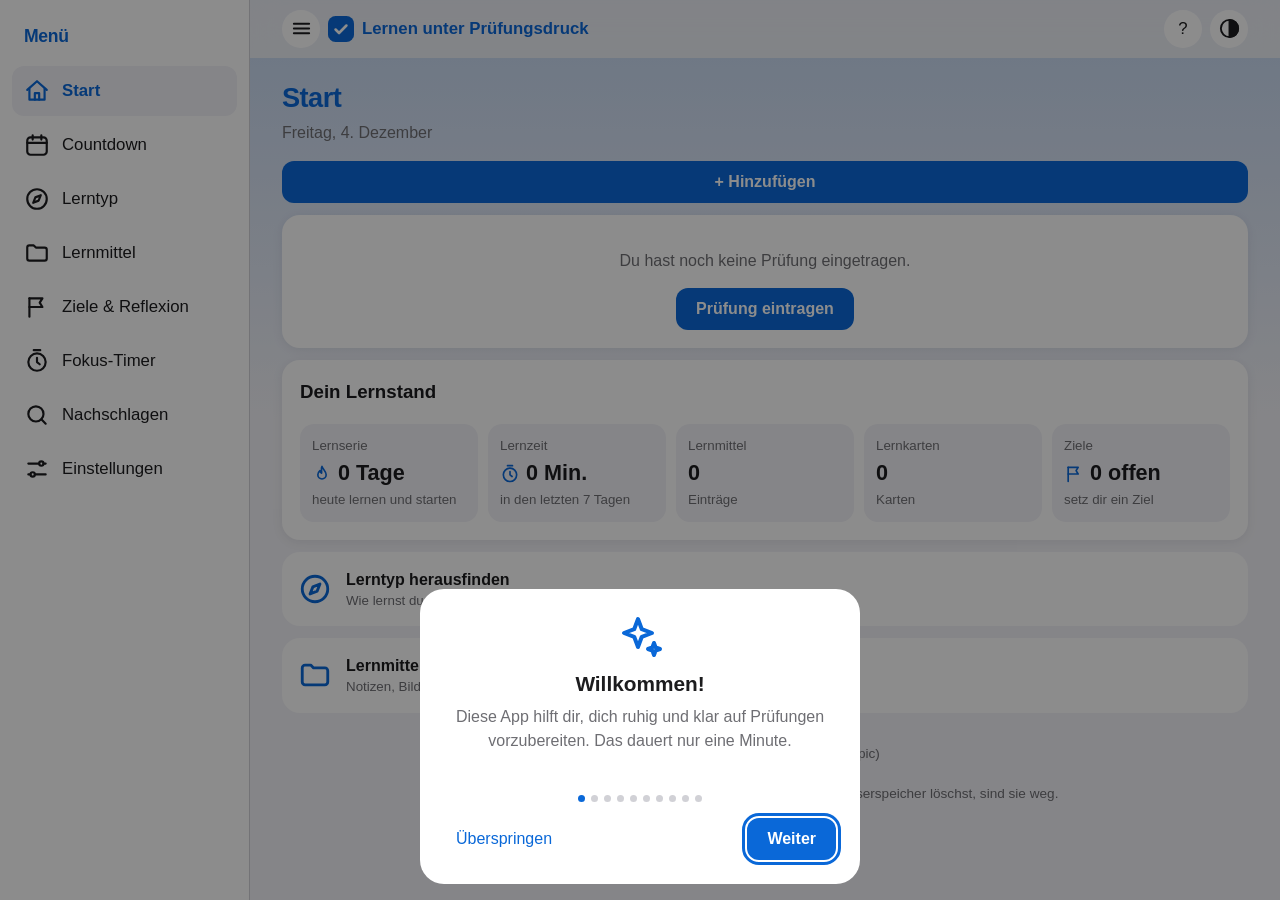
<file: index.html>
<!DOCTYPE html>
<!-- Lernapp „Lernen unter Prüfungsdruck“: Schulprojekt (BbP). Erstellt mithilfe von Claude (Anthropic): Programmcode und Texte wurden von Claude geschrieben, Ideen, Anforderungen, Entscheidungen und Tests stammen vom Projektautor. Eingaben siehe KI-Nutzungsprotokoll. -->
<html lang="de">
<head>
<meta charset="utf-8">
<meta name="generator" content="Erstellt mithilfe von Claude (Anthropic)">
<meta name="viewport" content="width=device-width, initial-scale=1, viewport-fit=cover">
<title>Lernen unter Prüfungsdruck</title>
<link rel="stylesheet" href="style.css?v=3.4">
</head>
<body>

<header>
  <button class="icon-btn" id="btnMenu" aria-label="Menü öffnen" aria-expanded="false" aria-controls="drawer"><i data-ic="menu"></i></button>
  <h1><button class="brand" id="brand" aria-label="Zur Startseite">
    <svg width="26" height="26" viewBox="0 0 24 24" aria-hidden="true"><rect width="24" height="24" rx="7" fill="var(--accent)"/><path d="M7 12.5l3.2 3.2L17 8.8" stroke="var(--accent-text)" stroke-width="2.4" fill="none" stroke-linecap="round" stroke-linejoin="round"/></svg>
    <span>Lernen unter Prüfungsdruck</span></button></h1>
  <div class="icons">
    <button class="icon-btn" id="btnHelp" aria-label="Einführung nochmal ansehen">?</button>
    <button class="icon-btn" id="btnTheme" aria-label="Hell oder dunkel umschalten"><i data-ic="contrast"></i></button>
  </div>
</header>

<main>
  <p class="warn" id="storageWarn" hidden>Speichern ist in diesem Browser gerade nicht möglich. Deine Eingaben gehen beim Schließen verloren. Öffne die App in einem normalen Tab (nicht im privaten Modus).</p>
  <!-- MODUL 1: COUNTDOWN (wird in E2–E4 gebaut) -->
  <!-- STARTSEITE -->
  <section id="view-home">
    <h2>Start</h2>
    <p class="sub" id="homeSub"></p>
    <button class="primary" id="homeAdd" style="width:100%;margin-bottom:12px">+ Hinzufügen</button>
    <div id="homeBox"></div>
    <button class="linkcard" data-go="lerntyp"><i data-ic="compass"></i><div><b>Lerntyp herausfinden</b><small>Wie lernst du am besten?</small></div></button>
    <button class="linkcard" data-go="lernmittel"><i data-ic="folder"></i><div><b>Lernmittel</b><small>Notizen, Bilder und PDFs</small></div></button>
  </section>

  <section id="view-countdown" hidden>
    <h2>Countdown</h2>
    <p class="sub">Deine Prüfungen und die Zeit bis dahin.</p>
    <button class="primary" id="examNew" style="margin-bottom:12px">+ Neue Prüfung</button>
    <div class="card" id="examForm" hidden>
      <div class="field"><label for="examSubject">Fach</label>
        <input type="text" id="examSubject" maxlength="60" placeholder="z. B. Mathe" autocomplete="off"></div>
      <div class="field"><label for="examDate">Prüfungsdatum</label>
        <input type="date" id="examDate"></div>
      <div class="field"><label>Farbe</label><div class="swatches" id="examColors"></div></div>
      <p class="error" id="examError" role="alert"></p>
      <button class="primary" id="examAdd">Prüfung speichern</button>
      <button class="ghost" id="examCancel" hidden>Abbrechen</button>
    </div>
    <div id="examList"></div>
  </section>

  <!-- ANSICHT: LERNPLAN einer Prüfung (gehört zum Countdown) -->
  <section id="view-plan" hidden>
    <button class="ghost" id="planBack" style="padding-left:0">‹ Zurück zum Countdown</button>
    <h2 id="planTitle"></h2>
    <p class="sub" id="planSub"></p>
    <div class="card" id="planMat"></div>
    <div class="seg" id="planSeg"></div>
    <div id="planList"></div>
    <div class="card">
      <div class="field"><label for="taskTitle">Eigene Aufgabe hinzufügen</label>
        <input type="text" id="taskTitle" maxlength="100" placeholder="z. B. Vokabeln Kapitel 3" autocomplete="off"></div>
      <button class="primary" id="taskAdd">Aufgabe hinzufügen</button>
    </div>
    <p class="error" id="planMsg" role="alert"></p>
    <button class="ghost" id="planGen" style="padding-left:0"></button>
  </section>

  <!-- MODUL 2: LERNTYPTEST (wird in E5–E6 gebaut) -->
  <section id="view-lerntyp" hidden>
    <h2>Lerntyp</h2>
    <p class="sub">Finde heraus, wie du am besten lernst.</p>
    <div id="ltBox"></div>
  </section>

  <!-- MODUL 3: LERNMITTEL (wird in E7–E10 gebaut) -->
  <section id="view-lernmittel" hidden>
    <h2>Lernmittel</h2>
    <p class="sub">Deine Notizen, Bilder und PDFs an einem Ort.</p>
    <div class="field" id="lmSearchWrap" hidden><input type="search" id="lmSearch" placeholder="Suchen in Lernmitteln und Karten" aria-label="In Lernmitteln und Lernkarten suchen" autocomplete="off"></div>
    <div class="seg" id="lmTabs"></div>
    <div id="lmMaterialPane">
    <button class="primary" id="lmNew" style="margin-bottom:12px">+ Lernmittel hinzufügen</button>
    <div class="card" id="lmForm" hidden>
      <div class="seg" id="lmKind"></div>
      <div class="field"><label for="lmTitle" id="lmTitleLabel">Titel</label>
        <input type="text" id="lmTitle" maxlength="80" placeholder="z. B. Zusammenfassung Kapitel 2" autocomplete="off"></div>
      <div class="field" id="lmTextWrap"><label for="lmText">Notiz</label><textarea id="lmText" maxlength="20000"></textarea></div>
      <div class="field" id="lmFileWrap" hidden><label for="lmFile" id="lmFileLabel">Datei</label><button type="button" class="pick" id="lmPick">Datei auswählen</button>
        <input type="file" id="lmFile" class="vh" tabindex="-1">
        <div class="lt-desc" id="lmPicked" aria-live="polite"></div></div>
      <div class="field" id="lmUrlWrap" hidden><label for="lmUrl">Adresse (Link)</label><input type="text" inputmode="url" id="lmUrl" placeholder="z. B. www.beispiel.de/seite" autocapitalize="off" autocomplete="off"></div>
      <div class="field"><label for="lmExam">Zu welcher Prüfung gehört es?</label><select id="lmExam"></select></div>
      <div class="field" id="lmSubjectWrap"><label for="lmSubject">Fach (optional)</label>
        <input type="text" id="lmSubject" maxlength="60" placeholder="z. B. Mathe" autocomplete="off"></div>
      <p class="error" id="lmError" role="alert"></p>
      <button class="primary" id="lmSave">Speichern</button>
      <button class="ghost" id="lmCancel">Abbrechen</button>
    </div>
    <div class="field" id="lmFilterWrap" hidden><label for="lmFilter">Anzeigen</label><select id="lmFilter"></select></div>
    <div id="lmList"></div>
    </div>
    <div id="lmCardsPane" hidden>
      <button class="primary" id="ckNew" style="margin-bottom:12px">+ Neue Lernkarte</button>
      <button class="ghost" id="tkNew" style="margin:0 0 12px 8px">Aus Text erstellen</button>
      <div class="card" id="tkForm" hidden>
        <h3>Karten aus Text erstellen</h3>
        <p class="lt-desc" style="margin-bottom:12px">Wähle zuerst, was die App erkennen soll, und füge dann einen Text ein, zum Beispiel ein Arbeitsblatt oder Karten, die eine KI geschrieben hat.</p>
        <div id="tkModeBox"></div>
        <div class="field"><label for="tkText">Text</label><textarea id="tkText" maxlength="30000" style="min-height:140px" placeholder="Was ist ein Zähler? ; Die obere Zahl eines Bruchs&#10;Nenner: Die untere Zahl eines Bruchs&#10;3 + 4 = 7&#10;E = mc²"></textarea></div>
        <div class="field"><label for="tkExam">Zu welcher Prüfung gehören die Karten?</label><select id="tkExam"></select></div>
        <div class="field" id="tkSubjectWrap"><label for="tkSubject">Fach (optional)</label><input type="text" id="tkSubject" maxlength="60" autocomplete="off"></div>
        <button class="primary" id="tkGo">Karten erkennen</button>
        <button class="ghost" id="tkCancel">Schließen</button>
        <div id="tkResult"></div>
        <details style="margin-top:14px">
          <summary style="color:var(--accent);cursor:pointer;padding:6px 0">Vorlage für eine KI (zum Beispiel Gemini)</summary>
          <p class="lt-desc" style="margin:6px 0 10px">Kopiere die Vorlage, hänge deinen Lerntext an und lass die KI Karten schreiben. Das Ergebnis fügst du oben ein. Gib dabei keine persönlichen Daten in KI-Dienste ein.</p>
          <textarea id="tkTemplate" readonly style="min-height:120px"></textarea>
          <button class="ghost" id="tkCopy" style="padding-left:0">Vorlage kopieren</button><span class="lt-desc" id="tkCopyMsg"></span>
        </details>
      </div>
      <div class="card" id="ckForm" hidden>
        <div class="field"><label for="ckFront">Frage (Vorderseite)</label><textarea id="ckFront" maxlength="500" style="min-height:80px"></textarea></div>
        <div class="field"><label for="ckBack">Antwort (Rückseite)</label><textarea id="ckBack" maxlength="1000" style="min-height:80px"></textarea></div>
        <div class="field"><label for="ckExam">Zu welcher Prüfung gehört sie?</label><select id="ckExam"></select></div>
        <div class="field" id="ckSubjectWrap"><label for="ckSubject">Fach (optional)</label><input type="text" id="ckSubject" maxlength="60" placeholder="z. B. Mathe" autocomplete="off"></div>
        <p class="error" id="ckError" role="alert"></p>
        <button class="primary" id="ckSave">Karte speichern</button>
        <button class="ghost" id="ckCancel">Abbrechen</button>
      </div>
      <div class="field" id="ckFilterWrap" hidden><label for="ckFilter">Anzeigen</label><select id="ckFilter"></select></div>
      <div id="ckPractice"></div>
      <div id="ckList"></div>
    </div>
  </section>

  <!-- EINSTELLUNGEN: Backup -->
  <!-- ZIELE & REFLEXION -->
  <section id="view-ziele" hidden>
    <h2>Ziele &amp; Reflexion</h2>
    <p class="sub">Plane dein Lernen mit Zielen und schau danach kurz zurück.</p>
    <div class="seg" id="zgTabs"></div>
    <div id="zgGoals">
      <button class="primary" id="zgNew" style="margin-bottom:12px">+ Neues Ziel</button>
      <div class="card" id="zgForm" hidden>
        <div class="field"><label for="zgText">Was willst du erreichen?</label><textarea id="zgText" maxlength="200" style="min-height:70px" placeholder="z. B. Bis Freitag Kapitel 3 zusammenfassen"></textarea></div>
        <p class="lt-desc" style="margin:-4px 0 10px">Tipp: Ein gutes Ziel ist konkret und hat einen Termin.</p>
        <div id="zgIdeas"></div>
        <div class="field"><label for="zgExam">Zu welcher Prüfung gehört es?</label><select id="zgExam"></select></div>
        <div class="field"><label for="zgDue">Bis wann? (optional)</label><input type="date" id="zgDue"></div>
        <p class="error" id="zgError" role="alert"></p>
        <button class="primary" id="zgSave">Ziel speichern</button>
        <button class="ghost" id="zgCancel">Abbrechen</button>
      </div>
      <div id="zgList"></div>
    </div>
    <div id="zgReflect" hidden>
      <button class="primary" id="rfNew" style="margin-bottom:12px">+ Neue Reflexion</button>
      <div class="card" id="rfForm" hidden>
        <p class="lt-desc" id="rfGoalInfo" hidden style="margin:0 0 12px;color:var(--text);font-weight:600"></p>
        <div class="field"><label for="rfExam">Worauf bezieht sie sich?</label><select id="rfExam"></select></div>
        <div class="field"><label>Wie sicher fühlst du dich?</label><div class="seg" id="rfConf" style="margin-bottom:0"></div><p class="lt-desc" id="rfConfText" style="margin:6px 0 0"></p></div>
        <div class="field"><label for="rfGood" id="rfGoodL">Was lief gut?</label><textarea id="rfGood" maxlength="1000" style="min-height:70px"></textarea></div>
        <div class="field"><label for="rfChange" id="rfChangeL">Was machst du beim nächsten Mal anders?</label><textarea id="rfChange" maxlength="1000" style="min-height:70px"></textarea></div>
        <p class="error" id="rfError" role="alert"></p>
        <button class="primary" id="rfSave">Reflexion speichern</button>
        <button class="ghost" id="rfCancel">Abbrechen</button>
      </div>
      <div id="rfList"></div>
    </div>
  </section>

  <!-- FOKUS-TIMER -->
  <section id="view-fokus" hidden>
    <h2>Fokus-Timer</h2>
    <p class="sub">Lerne in kurzen Blöcken und mache danach eine Pause. Das hilft deiner Aufmerksamkeit.</p>
    <div class="card" style="text-align:center">
      <small id="fkMode">Lernen</small>
      <div class="timer" id="fkTime" role="timer">25:00</div>
      <div class="bar"><i id="fkBar" style="width:0%"></i></div>
      <div class="pvrow" style="justify-content:center;margin-top:14px">
        <button class="primary" id="fkStart">Start</button>
        <button class="ghost" id="fkReset">Zurücksetzen</button>
        <button class="ghost" id="fkSkip">Überspringen</button>
      </div>
      <p class="lt-desc" style="margin:10px 0 0">Der Ton und das Vibrieren am Ende brauchen einen offenen Tab. Lass die App beim Lernen geöffnet.</p>
    </div>
    <div class="card">
      <div class="field"><label for="fkWork">Lernen</label><select id="fkWork"></select></div>
      <div class="field" style="margin-bottom:0"><label for="fkBreak">Pause</label><select id="fkBreak"></select></div>
    </div>
    <div class="card">
      <h3>Deine Lernzeit</h3>
      <p class="lt-desc" id="fkSum"></p>
      <div class="week" id="fkWeek"></div>
    </div>
  </section>

  <!-- NACHSCHLAGEN (Wikipedia) -->
  <section id="view-wiki" hidden>
    <h2>Nachschlagen</h2>
    <p class="sub">Begriffe bei Wikipedia nachschlagen und als Notiz speichern.</p>
    <div class="field" style="flex-direction:row;align-items:center;gap:8px">
      <input type="search" id="wkQuery" placeholder="Begriff, z. B. Photosynthese" aria-label="Begriff suchen" autocomplete="off" style="flex:1;min-width:0">
      <button class="primary" id="wkGo">Suchen</button>
    </div>
    <p class="lt-desc" style="margin:-4px 0 12px">Nur dein Suchbegriff wird an Wikipedia gesendet. Sonst verlassen keine Daten dein Gerät.</p>
    <p class="lt-desc" id="wkMsg" role="status"></p>
    <div class="card" id="wkArticle" hidden></div>
    <div id="wkResults"></div>
  </section>

  <section id="view-settings" hidden>
    <h2>Einstellungen</h2>
    <p class="sub">Aussehen, Rundgang, Backup und Daten.</p>
    <div class="card">
      <h3 style="margin-top:0">Aussehen</h3>
      <div id="lookBox"></div>
    </div>
    <div class="card">
      <h3 style="margin-top:0">App aktualisieren</h3>
      <p class="lt-desc" style="margin-bottom:12px">Prüft, ob es eine neuere Version gibt, und lädt die App frisch. Deine Daten bleiben erhalten.</p>
      <button class="primary" id="upCheck">Auf Update prüfen</button>
      <button class="ghost" id="upReload" hidden>Frisch neu laden</button>
      <p class="lt-desc" id="upMsg" role="status"></p>
    </div>
    <div class="card">
      <h3 style="margin-top:0">Rundgang</h3>
      <p class="lt-desc" style="margin-bottom:12px">Ich zeige dir Schritt für Schritt, wo du was findest.</p>
      <button class="primary" id="tourStart">Rundgang starten</button>
    </div>
    <div class="card">
      <h3 style="margin-top:0">Backup erstellen</h3>
      <p class="lt-desc" style="margin-bottom:12px">Speichert alle deine Daten in einer Datei, auch Bilder und PDFs. So gehen sie nicht verloren, wenn der Browser den Speicher leert, und du kannst sie auf ein anderes Gerät mitnehmen.</p>
      <button class="primary" id="bkExport">Backup erstellen</button>
      <p class="lt-desc" id="bkMsg" role="status"></p>
    </div>
    <div class="card">
      <h3 style="margin-top:0">Backup einspielen</h3>
      <p class="lt-desc" style="margin-bottom:12px">Ersetzt deine aktuellen Daten durch die Daten aus einer Backup-Datei.</p>
      <button type="button" class="pick" id="bkPick">Backup-Datei auswählen</button>
      <input type="file" id="bkFile" accept="application/json,.json" class="vh" tabindex="-1">
      <p class="lt-desc" id="bkMsg2" role="status"></p>
    </div>
    <div class="card">
      <h3 style="margin-top:0">Kalender</h3>
      <p class="lt-desc" style="margin-bottom:12px">Übernimm deine Prüfungen in den Kalender deines Handys oder Computers, mit Erinnerungen 7 Tage vorher, am Vortag und am Prüfungstag. Eine einzelne Prüfung exportierst du im Countdown über „Kalender“.</p>
      <div style="display:flex;flex-wrap:wrap;gap:8px;margin-bottom:12px">
        <label class="featrow" style="margin:0"><input type="checkbox" id="kc_tasks" checked><span>Lernplan-Aufgaben</span></label>
        <label class="featrow" style="margin:0"><input type="checkbox" id="kc_goals"><span>Ziele mit Termin</span></label>
      </div>
      <button class="primary" id="kcExport">Kalender-Datei erstellen</button>
      <p class="lt-desc" id="kcMsg" role="status"></p>
    </div>
    <div class="card">
      <h3 style="margin-top:0">Lernpaket teilen</h3>
      <p class="lt-desc" style="margin-bottom:12px">Teile nur Lerninhalte, zum Beispiel mit Mitschülern. Prüfungen, Termine und deine eigenen Antworten sind <b>nicht</b> dabei. Teile nur, was du selbst erstellt hast oder weitergeben darfst.</p>
      <div class="field"><label for="pkSource">Was möchtest du teilen?</label><select id="pkSource"></select></div>
      <div style="display:flex;flex-wrap:wrap;gap:8px;margin-bottom:12px">
        <label class="featrow" style="margin:0"><input type="checkbox" id="pk_note" checked><span>Notizen</span></label>
        <label class="featrow" style="margin:0"><input type="checkbox" id="pk_image" checked><span>Bilder</span></label>
        <label class="featrow" style="margin:0"><input type="checkbox" id="pk_pdf" checked><span>PDFs</span></label>
        <label class="featrow" style="margin:0"><input type="checkbox" id="pk_link" checked><span>Links</span></label>
        <label class="featrow" style="margin:0"><input type="checkbox" id="pk_cards" checked><span>Lernkarten</span></label>
      </div>
      <button class="primary" id="pkExport">Lernpaket erstellen</button>
      <p class="lt-desc" id="pkMsg" role="status"></p>
    </div>
    <div class="card">
      <h3 style="margin-top:0">Lernpaket hinzufügen</h3>
      <p class="lt-desc" style="margin-bottom:12px">Fügt die Inhalte eines Lernpakets zu deinen hinzu. Nichts wird ersetzt.</p>
      <div class="field"><label for="pkTarget">Zuordnen zu</label><select id="pkTarget"></select></div>
      <button type="button" class="pick" id="pkPick">Lernpaket-Datei auswählen</button>
      <input type="file" id="pkFile" accept="application/json,.json" class="vh" tabindex="-1">
      <p class="lt-desc" id="pkMsg2" role="status"></p>
    </div>
    <div class="card">
      <h3 style="margin-top:0">Über diese App</h3>
      <p class="lt-desc" style="margin-bottom:8px">Schulprojekt im Fach Berufsbildende Projekte. Erstellt mithilfe von <b>Claude</b> (Anthropic): Programmcode, Texte und Tipps wurden von Claude geschrieben. Ideen, Anforderungen, Entscheidungen und Tests stammen vom Projektautor. Alle Eingaben stehen im KI-Nutzungsprotokoll, das der Abgabe beiliegt.</p>
      <p class="lt-desc" style="margin:0">Quellen: Beim Nachschlagen stammen die Texte von Wikipedia (Lizenz CC BY-SA 4.0), jeweils mit Quellenangabe. Alle Daten bleiben auf deinem Gerät.</p>
    </div>
    <div class="card">
      <h3 style="margin-top:0">Alle Daten löschen</h3>
      <p class="lt-desc" style="margin-bottom:12px">Löscht Prüfungen, Lernmittel, Karten und Ergebnisse von diesem Gerät. Deine Einstellungen bleiben. Das lässt sich nicht rückgängig machen.</p>
      <button class="secondary danger" id="bkWipe" style="border:1.5px solid var(--field-border)">Alle Daten löschen</button>
    </div>
  </section>

  <p class="note" id="appVersion" style="margin-top:8px"></p>
  <p class="note">Deine Daten bleiben nur in diesem Browser. Wenn du den Browserspeicher löschst, sind sie weg.</p>
</main>

<div class="scrim" id="scrim"></div>
<nav id="drawer" aria-label="Hauptmenü">
  <div id="drawerInner">
  <h2>Menü</h2>
  <button class="tab" data-view="home" aria-current="page"><i data-ic="home"></i>Start</button>
  <button class="tab" data-view="countdown"><i data-ic="calendar"></i>Countdown</button>
  <button class="tab" data-view="lerntyp"><i data-ic="compass"></i>Lerntyp</button>
  <button class="tab" data-view="lernmittel"><i data-ic="folder"></i>Lernmittel</button>
  <button class="tab" data-view="ziele"><i data-ic="flag"></i>Ziele &amp; Reflexion</button>
  <button class="tab" data-view="fokus"><i data-ic="timer"></i>Fokus-Timer</button>
  <button class="tab" data-view="wiki"><i data-ic="search"></i>Nachschlagen</button>
  <button class="tab" data-view="settings"><i data-ic="sliders"></i>Einstellungen</button>
  </div>
</nav>

<!-- ANSICHT FÜR LERNMITTEL (Notiz, Bild, PDF) -->
<div id="viewer" hidden role="dialog" aria-modal="true" aria-label="Lernmittel ansehen">
  <div id="viewerBar"><b id="viewerTitle"></b><button class="ghost" id="viewerClose">Schließen</button></div>
  <div id="viewerBody"></div>
</div>

<!-- RUNDGANG (Spotlight-Tour durch die App) -->
<div id="tour" hidden role="dialog" aria-modal="true" aria-label="Rundgang durch die App">
  <div id="tourSpot"></div>
  <div id="tourTip">
    <small id="tourCount"></small>
    <h3 id="tourTitle"></h3>
    <p id="tourText"></p>
    <div id="tourPreview" hidden></div>
    <div class="row">
      <button class="ghost" id="tourEnd">Beenden</button>
      <div><button class="ghost" id="tourBack">Zurück</button><button class="primary" id="tourNext">Weiter</button></div>
    </div>
  </div>
</div>

<!-- AUSWAHL "HINZUFÜGEN" (von der Startseite) -->
<div id="addSheet" hidden role="dialog" aria-modal="true" aria-label="Hinzufügen">
  <div class="sheet" style="text-align:left">
    <h3 style="text-align:center;margin-bottom:14px">Was möchtest du hinzufügen?</h3>
    <button class="linkcard" id="addExam" data-add="countdown" style="background:var(--bg)"><i data-ic="calendar"></i><div><b>Prüfung</b><small>Fach und Datum eintragen</small></div></button>
    <button class="linkcard" id="addMaterial" data-add="lernmittel" style="background:var(--bg)"><i data-ic="folder"></i><div><b>Lerninhalt</b><small>Notiz, Bild oder PDF</small></div></button>
    <button class="ghost" id="addCancel" style="width:100%">Abbrechen</button>
  </div>
</div>

<!-- KURZMELDUNG (Belohnungen) -->
<div id="toast" role="status" aria-live="polite" hidden></div>

<!-- BESTÄTIGUNGSDIALOG (ersetzt confirm(), das in manchen Browsern blockiert wird) -->
<div id="dialog" hidden role="alertdialog" aria-modal="true" aria-labelledby="dlgText">
  <div class="sheet">
    <p id="dlgText" style="color:var(--text);font-size:1.05rem"></p>
    <div class="row">
      <button class="ghost" id="dlgCancel">Abbrechen</button>
      <button class="primary" id="dlgOk">OK</button>
    </div>
  </div>
</div>

<!-- EINFÜHRUNGSTUTORIAL -->
<div id="tutorial" hidden role="dialog" aria-modal="true" aria-label="Einführung">
  <div class="sheet">
    <div class="big" id="tutIcon"></div>
    <h3 id="tutTitle"></h3>
    <p id="tutText"></p>
    <div id="tutLook" hidden style="text-align:left;margin-bottom:10px"></div>
    <div id="tutFeatures" hidden style="text-align:left;margin-bottom:10px"></div>
    <div class="error" id="tutErr" role="alert" style="text-align:center"></div>
    <div class="dots" id="tutDots"></div>
    <div class="row">
      <button class="ghost" id="tutSkip">Überspringen</button>
      <button class="primary" id="tutNext">Weiter</button>
    </div>
  </div>
</div>

<!-- Die Scripte werden in dieser Reihenfolge geladen; spätere nutzen Funktionen der früheren. -->
<script src="core.js?v=3.4"></script>
<script src="tutorial.js?v=3.4"></script>
<script src="countdown.js?v=3.4"></script>
<script src="home.js?v=3.4"></script>
<script src="lerntyp.js?v=3.4"></script>
<script src="lernmittel.js?v=3.4"></script>
<script src="lernkarten.js?v=3.4"></script>
<script src="quiz.js?v=3.4"></script>
<script src="textkarten.js?v=3.4"></script>
<script src="ziele.js?v=3.4"></script>
<script src="wiki.js?v=3.4"></script>
<script src="fokus.js?v=3.4"></script>
<script src="kalender.js?v=3.4"></script>
<script src="backup.js?v=3.4"></script>
<script src="update.js?v=3.4"></script>
<script src="tour.js?v=3.4"></script>
<script src="start.js?v=3.4"></script>
</body>
</html>
</file>
<file: style.css>
/* Lernen unter Prüfungsdruck – style.css: alle Gestaltungsregeln */
/* ===== DESIGN: Farben als Variablen (hell/dunkel) ===== */
:root{--bg:#f2f2f7;--card:#fff;--text:#1c1c1e;--muted:#6e6e73;--line:#d1d1d6;--accent:#007aff;--accent-text:#fff;--field-bg:rgba(120,120,128,.14);--field-border:rgba(60,60,67,.38);
  --pc-blau:#0a68d8;--pt-blau:#fff;--pc-violett:#8944ab;--pt-violett:#fff;--pc-gruen:#1d8a3e;--pt-gruen:#fff;
  --pc-orange:#c25b00;--pt-orange:#fff;--pc-rot:#d3194f;--pt-rot:#fff;--pc-tuerkis:#00798c;--pt-tuerkis:#fff;}
:root[data-theme="dark"]{--bg:#000;--card:#1c1c1e;--text:#f5f5f7;--muted:#98989f;--line:#38383a;--accent:#0a84ff;--field-bg:rgba(255,255,255,.12);--field-border:rgba(255,255,255,.32);
  --pc-blau:#0a84ff;--pt-blau:#fff;--pc-violett:#a259e6;--pt-violett:#fff;--pc-gruen:#30d158;--pt-gruen:#04210c;
  --pc-orange:#ff9f0a;--pt-orange:#2a1700;--pc-rot:#ff375f;--pt-rot:#fff;--pc-tuerkis:#40c8e0;--pt-tuerkis:#00262c;}
*{box-sizing:border-box}
html,body{margin:0;height:100%}
body{font-family:-apple-system,BlinkMacSystemFont,"SF Pro Text","Segoe UI",Roboto,Helvetica,Arial,sans-serif;background:var(--bg);color:var(--text);line-height:1.45;-webkit-font-smoothing:antialiased}
header{position:sticky;top:0;z-index:5;display:flex;align-items:center;justify-content:space-between;gap:8px;padding:calc(env(safe-area-inset-top,0px) + 10px) 16px 10px;background:color-mix(in srgb,var(--bg) 85%,transparent);backdrop-filter:blur(14px);-webkit-backdrop-filter:blur(14px)}
header h1{font-size:1.05rem;margin:0;font-weight:700;flex:1;min-width:0;white-space:nowrap;overflow:hidden;text-overflow:ellipsis}
.icons{display:flex;gap:8px}
.icon-btn{width:38px;height:38px;border-radius:50%;border:0;background:var(--card);color:var(--text);font-size:1.05rem;cursor:pointer}
main{max-width:640px;margin:0 auto;padding:8px 16px calc(32px + env(safe-area-inset-bottom,0px))}
h2{font-size:1.7rem;margin:12px 0 4px;letter-spacing:-.02em}
.sub{color:var(--muted);margin:0 0 16px}
.card{background:var(--card);border-radius:18px;padding:18px;margin-bottom:12px}
.empty{text-align:center;color:var(--muted)}
button.primary{background:var(--accent);color:var(--accent-text);border:0;border-radius:12px;padding:12px 20px;font-size:1rem;font-weight:600;cursor:pointer}
button.ghost{background:none;border:0;color:var(--accent);font-size:1rem;cursor:pointer;padding:12px}
button:focus-visible,.tab:focus-visible{outline:3px solid var(--accent);outline-offset:2px}
/* Seitenmenü (Drawer) */
.scrim{position:fixed;inset:0;z-index:10;background:rgba(0,0,0,.4);opacity:0;pointer-events:none;transition:opacity .2s}
.scrim.open{opacity:1;pointer-events:auto}
#drawer{position:fixed;top:0;bottom:0;left:0;width:min(290px,82vw);z-index:11;background:var(--card);transform:translateX(-102%);visibility:hidden;transition:transform .25s,visibility 0s .25s;padding:calc(env(safe-area-inset-top,0px) + 16px) 12px 16px;overflow-y:auto;overscroll-behavior:contain;touch-action:pan-y}
#drawerInner{display:flex;flex-direction:column;gap:4px;will-change:transform}
.scrim{touch-action:none}
#tourTip{overscroll-behavior:contain}
#drawer.open{transform:none;visibility:visible;transition:transform .25s}
#drawer h2{font-size:1.1rem;margin:8px 12px 12px}
.tab{display:flex;align-items:center;gap:12px;width:100%;border:0;background:none;color:var(--text);padding:12px;border-radius:12px;font-size:1.05rem;text-align:left;cursor:pointer}
.tab span{font-size:1.4rem}
.tab[aria-current="page"]{background:var(--bg);color:var(--accent);font-weight:600}
/* Formulare und Prüfungsliste */
.field{display:flex;flex-direction:column;gap:6px;margin-bottom:12px}
.field label{font-size:.9rem;color:var(--muted)}
/* Eingabefelder: sichtbarer Rand, leicht durchscheinender "Glas"-Look (Annäherung an Apples Liquid Glass) */
input[type=text],input[type=date],input[type=search],textarea,select{
  font:inherit;color:var(--text);background-color:var(--field-bg);border:1.5px solid var(--field-border);border-radius:14px;
  padding:12px 14px;width:100%;min-height:46px;
  box-shadow:inset 0 1px 2px rgba(0,0,0,.10),inset 0 1px 0 rgba(255,255,255,.25);
  -webkit-backdrop-filter:blur(10px) saturate(1.5);backdrop-filter:blur(10px) saturate(1.5)}
input:focus,textarea:focus,select:focus{border-color:var(--accent)}
::placeholder{color:var(--muted);opacity:.85}
input[type=search]{-webkit-appearance:none;appearance:none;padding-left:42px;background-repeat:no-repeat;background-position:14px center;background-size:18px;
  background-image:url("data:image/svg+xml,%3Csvg xmlns='http://www.w3.org/2000/svg' viewBox='0 0 24 24' fill='none' stroke='%238e8e93' stroke-width='2.4' stroke-linecap='round'%3E%3Ccircle cx='11' cy='11' r='7'/%3E%3Cpath d='m20 20-3.5-3.5'/%3E%3C/svg%3E")}
input:focus-visible{outline:3px solid var(--accent);outline-offset:1px}
.error{color:#ff3b30;font-size:.9rem;min-height:1.2em;margin:0 0 8px}
.exam{display:flex;justify-content:space-between;align-items:center;gap:12px}
.exam h3{margin:0;font-size:1.1rem;overflow-wrap:anywhere}
.exam small{color:var(--muted)}
.days{text-align:right;font-weight:700;font-size:1.7rem;line-height:1;flex-shrink:0}
.days small{display:block;font-size:.8rem;font-weight:400;margin-top:4px}
.actions{display:flex;flex-wrap:wrap;margin:8px -12px -10px}
.actions .ghost{padding:10px 12px;font-size:.95rem}
.danger{color:#ff3b30!important}
.prog{font-size:.85rem;color:var(--muted);margin:10px 0 0}
.seg{display:flex;gap:4px;background:var(--card);padding:4px;border-radius:12px;margin-bottom:12px}
.seg button{flex:1;border:0;background:none;color:var(--muted);padding:9px 4px;border-radius:9px;font-size:.88rem;cursor:pointer}
.seg button[aria-pressed="true"]{background:var(--accent);color:var(--accent-text);font-weight:600}
.task{display:flex;align-items:center;justify-content:space-between;gap:10px;padding:14px}
.task div:first-child{min-width:0;overflow-wrap:anywhere}
.task small{display:block;color:var(--muted)}
.task .btns{display:flex;gap:6px;flex-shrink:0}
.mini{width:38px;height:38px;border-radius:50%;border:0;background:var(--bg);color:var(--text);font-size:1rem;cursor:pointer}
.mini:focus-visible{outline:3px solid var(--accent);outline-offset:2px}
.warn{background:color-mix(in srgb,#ff9f0a 22%,var(--card));border-radius:14px;padding:12px 14px;margin:8px 0;font-size:.9rem}
.taskrow{display:block;width:100%;text-align:left;border:0;background:var(--bg);color:var(--text);font:inherit;border-radius:12px;padding:12px;margin-top:8px;cursor:pointer;overflow-wrap:anywhere}
.taskrow small{display:block;color:var(--muted)}
.linkcard{display:flex;align-items:center;gap:14px;width:100%;text-align:left;border:0;background:var(--card);color:var(--text);font:inherit;border-radius:18px;padding:16px;margin-bottom:12px;cursor:pointer}
.linkcard span{font-size:1.6rem}
.linkcard small{display:block;color:var(--muted)}
.linkcard:focus-visible,.taskrow:focus-visible{outline:3px solid var(--accent);outline-offset:2px}
[hidden]{display:none!important}
textarea{resize:vertical;min-height:120px}
textarea:focus-visible,select:focus-visible{outline:3px solid var(--accent);outline-offset:1px}
input[type=file]{font:inherit;color:var(--text);max-width:100%}
.pick{width:100%;border:2px dashed var(--line);background:var(--bg);color:var(--accent);border-radius:12px;padding:14px;font:inherit;font-weight:600;cursor:pointer}
.flash{text-align:center;font-size:1.3rem;min-height:140px;display:flex;align-items:center;justify-content:center;white-space:pre-wrap;overflow-wrap:anywhere}
.pbtns{display:flex;gap:10px;margin-top:4px}
.pbtns button{flex:1}
.secondary{background:var(--card);color:var(--text);border:0;border-radius:12px;padding:12px 20px;font-size:1rem;font-weight:600;cursor:pointer}
.ck-back{color:var(--muted);margin:4px 0 0;white-space:pre-wrap;overflow-wrap:anywhere}
.linkbtn{display:block;text-align:center;text-decoration:none;background:var(--accent);color:var(--accent-text);border-radius:12px;padding:12px 20px;font-weight:600;margin-top:10px}
#tour{position:fixed;inset:0;z-index:40;touch-action:none}
#tourSpot{position:fixed;border-radius:16px;box-shadow:0 0 0 100vmax rgba(0,0,0,.6);pointer-events:none;transition:left .25s,top .25s,width .25s,height .25s}
#tourTip{max-height:72vh;overflow:auto;position:fixed;left:50%;transform:translateX(-50%);width:calc(100% - 32px);max-width:440px;background:var(--card);border-radius:20px;padding:18px;box-shadow:0 8px 30px rgba(0,0,0,.35)}
#tourTip h3{margin:4px 0}
#tourTip p{margin:0 0 14px;color:var(--muted)}
#tourSpot.pulse{outline:3px solid var(--accent);outline-offset:3px;animation:tourPulse 1.4s ease-in-out infinite}
@keyframes tourPulse{50%{outline-offset:8px;outline-color:transparent}}
@media (prefers-reduced-motion:reduce){#tourSpot.pulse{animation:none}}
@media (prefers-reduced-motion:reduce){#tourSpot{transition:none}}
.lm-item{display:flex;gap:12px;align-items:center}
.lm-item .ico{font-size:1.8rem}
.lm-item h3{margin:0;font-size:1.05rem;overflow-wrap:anywhere}
.lm-item small{display:block;color:var(--muted)}
#viewer{position:fixed;inset:0;z-index:25;background:var(--bg);display:flex;flex-direction:column}
#viewerBar{display:flex;align-items:center;justify-content:space-between;gap:8px;padding:calc(env(safe-area-inset-top,0px) + 8px) 16px 8px;background:var(--card)}
#viewerBar b{overflow:hidden;text-overflow:ellipsis;white-space:nowrap;min-width:0}
#viewerBody{flex:1;overflow:auto;padding:16px 16px calc(16px + env(safe-area-inset-bottom,0px))}
#viewerBody img{max-width:100%;height:auto;border-radius:12px;display:block;margin:0 auto}
#viewerBody iframe{width:100%;height:100%;min-height:70vh;border:0;border-radius:12px;background:#fff}
.noteview{white-space:pre-wrap;overflow-wrap:anywhere}
.bar{height:10px;border-radius:5px;background:var(--bg);overflow:hidden;margin-top:6px}
.bar i{display:block;height:100%;background:var(--accent);border-radius:5px}
.brow{display:flex;justify-content:space-between;gap:10px;margin-top:14px;font-size:.95rem}
.brow span:last-child{color:var(--muted);flex-shrink:0}
.taskrow[aria-pressed="true"]{background:var(--accent);color:var(--accent-text);font-weight:600}
button.primary:disabled{opacity:.4;cursor:default}
.tips{margin:6px 0 0;padding-left:20px}
.tips li{margin:6px 0}
.lt-desc{color:var(--muted);margin:4px 0 0;font-size:.92rem}
.tappable{cursor:pointer}
.tappable:active{opacity:.7}
.tappable:focus-visible{outline:3px solid var(--accent);outline-offset:2px;border-radius:18px}
.sheet{max-height:100%;overflow-y:auto}
.featrow{display:flex;align-items:center;gap:12px;background:var(--bg);border-radius:12px;padding:12px;margin-bottom:8px;cursor:pointer}
.featrow input{width:22px;height:22px;accent-color:var(--accent);flex-shrink:0}
.featrow small{display:block;color:var(--muted)}
.dot{display:inline-block;width:10px;height:10px;border-radius:50%;margin-right:6px}
.swatches{display:flex;gap:10px;flex-wrap:wrap}
.sw{width:36px;height:36px;border-radius:50%;border:3px solid transparent;cursor:pointer;box-shadow:inset 0 0 0 2px var(--card)}
.sw[aria-pressed="true"]{border-color:var(--text)}
.sw:focus-visible{outline:3px solid var(--accent);outline-offset:2px}
/* Design "Frisch": farbiger Verlauf, weiche Schatten, Akzent in Überschriften */
html[data-look="frisch"]{--bar:6px}
html[data-look="frisch"] body{background:linear-gradient(180deg,color-mix(in srgb,var(--accent) 20%,var(--bg)),var(--bg) 420px) no-repeat,var(--bg)}
html[data-look="frisch"] h2,html[data-look="frisch"] header h1{color:var(--accent)}
html[data-look="frisch"] .card{box-shadow:0 2px 12px rgba(0,0,0,.07)}
/* Design "Ruhig": flach, sachlich, dünne Linien, wenig Farbe */
html[data-look="ruhig"]{--bar:3px}
html[data-look="ruhig"] .card,html[data-look="ruhig"] .linkcard{border-radius:10px;border:1px solid var(--line);box-shadow:none}
html[data-look="ruhig"] .sheet{border-radius:14px}
html[data-look="ruhig"] button.primary,html[data-look="ruhig"] .linkbtn{border-radius:8px}
html[data-look="ruhig"] h2{font-size:1.5rem;font-weight:650}
/* Dropdowns (Desktop): Systemfarben, lesbare Optionen, kein Glas-Effekt */
:root{color-scheme:light}
:root[data-theme="dark"]{color-scheme:dark}
select{-webkit-backdrop-filter:none;backdrop-filter:none}
select option{background:var(--card);color:var(--text)}
/* Datumsfelder (Mobil): nie breiter als die Karte */
input[type=date]{display:block;min-width:0;max-width:100%;text-align:left;-webkit-appearance:none;appearance:none}
input[type=date]::-webkit-date-and-time-value{text-align:left;min-width:0}
.days{max-width:46%}
/* Kopfzeile: Logo führt zur Startseite */
.brand{display:flex;align-items:center;gap:8px;background:none;border:0;color:inherit;font:inherit;cursor:pointer;padding:0;max-width:100%;text-align:left}
.brand span{overflow:hidden;text-overflow:ellipsis;white-space:nowrap}
.brand:focus-visible{outline:3px solid var(--accent);outline-offset:3px;border-radius:8px}
/* Übung und Ansicht: Inhalt mittig, auf dem Desktop nicht über die ganze Breite */
#viewerBody{display:flex;flex-direction:column;align-items:center}
#viewerBody>*{width:100%;max-width:680px}
#viewerBody>iframe{max-width:1000px}
#viewerBody>:first-child{margin-top:auto}
#viewerBody>:last-child{margin-bottom:auto}
/* Desktop: Menü dauerhaft links, Inhalt in angenehmer Breite */
@media (min-width:900px){
  body{padding-left:250px}
  #drawer{transform:none;visibility:visible;transition:none;width:250px;border-right:1px solid var(--line)}
  .scrim{display:none}
  main{max-width:900px;padding-left:32px;padding-right:32px}
  header{padding-left:32px;padding-right:32px}
  html.nav-collapsed body{padding-left:0}
  html.nav-collapsed #drawer{transform:translateX(-102%);visibility:hidden}
  html.nav-collapsed #drawer.open{transform:none;visibility:visible}
}
/* Fokus-Timer, Quiz */
.timer{font-size:4rem;font-weight:700;font-variant-numeric:tabular-nums;letter-spacing:.02em;margin:6px 0 10px;color:var(--accent)}
.week{display:flex;align-items:flex-end;gap:8px;height:128px;margin-top:10px}
.week>div{flex:1;display:flex;flex-direction:column;align-items:center;justify-content:flex-end;gap:3px;height:100%}
.week i{display:block;width:100%;background:var(--accent);border-radius:6px 6px 0 0}
.week small{color:var(--muted);font-size:.72rem}
.qopt.qok{background:color-mix(in srgb,var(--pc-gruen) 28%,var(--bg));font-weight:600}
.qopt.qbad{background:color-mix(in srgb,var(--pc-rot) 28%,var(--bg))}
.qopt:disabled{color:var(--text);opacity:1;cursor:default}
/* Ziele und Nachschlagen */
.goal{display:flex;gap:12px;align-items:center}
.chk{background:none;border:0;color:var(--accent);cursor:pointer;padding:0;display:flex}
.chk:focus-visible{outline:3px solid var(--accent);outline-offset:2px;border-radius:50%}
.gtext{flex:1;min-width:0;overflow-wrap:anywhere}
.gtext small{display:block;color:var(--muted)}
.goal.done .gtext span{text-decoration:line-through;color:var(--muted)}
.wkimg{max-width:100%;max-height:220px;border-radius:12px;display:block;margin:8px 0;object-fit:contain}
/* Startseite: aufklappbare Liste weiterer Prüfungen */
.fold{display:flex;align-items:center;justify-content:space-between;width:100%;background:none;border:0;color:var(--text);font:inherit;font-weight:600;font-size:1.05rem;padding:0;cursor:pointer;text-align:left}
.fold .ic{transition:transform .2s;color:var(--muted)}
.fold[aria-expanded="true"] .ic{transform:rotate(180deg)}
/* Rundgang: kleine Vorschauen (nur Beispiele, nichts wird gespeichert) */
.pv{background:var(--bg);border-radius:14px;padding:10px;margin:0 0 12px;text-align:left}
.pvt{display:block;color:var(--muted);font-size:.78rem;margin-bottom:8px}
.pvrow{display:flex;flex-wrap:wrap;gap:8px}
.pvcol{display:flex;flex-direction:column;gap:8px}
.pvf{display:flex;flex-direction:column;gap:8px}
.pvb{background:var(--card);color:var(--text);border:1.5px solid var(--field-border);border-radius:12px;padding:9px 12px;font:inherit;font-size:.92rem;cursor:pointer;text-align:left}
.pvb.sm{padding:6px 10px;font-size:.85rem}
.pvb[aria-pressed="true"]{background:var(--accent);color:var(--accent-text);border-color:var(--accent)}
.pvr{margin:10px 0 0;font-size:.92rem;color:var(--muted)}
.pvcard{background:var(--card);border-radius:12px;padding:10px 12px;margin-top:8px;color:var(--text)}
.pvcard small{display:block;color:var(--muted)}
.pvtheme{background:var(--pbg,#f2f2f7);border-radius:12px;padding:10px;margin-top:8px}
.pvsample{background:var(--pcard,#fff);color:var(--ptext,#1c1c1e);border-left:6px solid var(--pacc,var(--accent));border-radius:10px;padding:10px 12px}
.pvsample small{display:block;opacity:.7}
.pvsb{display:inline-block;margin-top:8px;padding:6px 12px;border-radius:9px;background:var(--pacc,var(--accent));color:#fff;font-size:.85rem}
/* Symbole (eigene SVG-Icons statt System-Emojis) */
.ic{display:inline-flex;align-items:center;justify-content:center;width:1.25em;height:1.25em;flex-shrink:0;vertical-align:-0.2em}
.ic svg{width:100%;height:100%}
.icon-btn .ic{font-size:1.15rem}
.tab .ic{font-size:1.3rem}
.linkcard .ic{font-size:1.7rem;color:var(--accent)}
.sheet .big{color:var(--accent);display:flex;justify-content:center}
.ico{width:48px;height:48px;display:flex;align-items:center;justify-content:center;border-radius:12px;background:var(--bg);color:var(--accent);flex-shrink:0}
.thumb{width:48px;height:48px;border-radius:12px;object-fit:cover;flex-shrink:0;background:var(--bg)}
/* Startseite: Lernstand */
.tiles{display:grid;grid-template-columns:repeat(auto-fit,minmax(120px,1fr));gap:10px;margin-top:10px}
.tile{background:var(--bg);border-radius:14px;padding:12px;text-align:left;border:0;color:var(--text);font:inherit;cursor:pointer;display:flex;flex-direction:column;justify-content:flex-start;align-items:stretch}
.card>h3:first-child{margin-top:0}
.featrow div{min-width:0;overflow-wrap:anywhere}
/* Seite nie breiter als der Bildschirm: kein seitliches Wackeln (Zoomen und Hoch/Runter-Wischen bleiben) */
html,body{max-width:100%;overflow-x:clip;touch-action:pan-y pinch-zoom}
.card,.field,main,section{min-width:0;max-width:100%}
input,select,textarea{max-width:100%;min-width:0}
select{text-overflow:ellipsis;white-space:nowrap;overflow:hidden}
/* unsichtbare Dateifelder: außerhalb des Seitenflusses, ohne die Seitenbreite zu beeinflussen */
.vh{position:fixed;left:0;top:0;width:1px;height:1px;opacity:0;overflow:hidden;pointer-events:none}
.tile small{display:block;color:var(--muted)}
.tile b{display:block;font-size:1.35rem;margin:2px 0}
.tile:focus-visible{outline:3px solid var(--accent);outline-offset:2px}
/* Belohnungen: Kurzmeldung (Toast) und Erfolgsfeld */
#toast{position:fixed;left:50%;bottom:calc(env(safe-area-inset-bottom,0px) + 20px);transform:translate(-50%,0);z-index:35;display:flex;align-items:center;gap:10px;background:var(--card);color:var(--text);border:1.5px solid var(--accent);border-radius:16px;padding:12px 16px;box-shadow:0 8px 28px rgba(0,0,0,.25);max-width:calc(100% - 32px);font-weight:600}
#toast .ic{color:var(--accent)}
.celebrate{position:relative;text-align:center;padding:18px 12px 6px;color:var(--accent);overflow:hidden}
.celebrate b{display:block;color:var(--text);font-size:1.3rem;margin-top:6px}
.celebrate small{display:block;color:var(--muted)}
.confetti{position:absolute;inset:0;pointer-events:none}
.confetti i{position:absolute;top:-12px;width:8px;height:12px;border-radius:2px;opacity:0}
/* Animationen: dezent, abschaltbar (Einstellungen) und aus bei "Bewegung reduzieren" */
@media (prefers-reduced-motion:no-preference){
  #homeBox > .card{animation:rise .3s ease both}
  @keyframes rise{from{opacity:0;transform:translateY(8px)}to{opacity:1;transform:none}}
  button{transition:transform .12s ease,background-color .2s,color .2s,border-color .2s}
  button:active{transform:scale(.97)}
  .flip{animation:flip .35s ease}
  @keyframes flip{from{transform:rotateY(90deg);opacity:.3}to{transform:none;opacity:1}}
  #toast:not([hidden]){animation:toastIn .3s ease}
  @keyframes toastIn{from{opacity:0;transform:translate(-50%,14px)}to{opacity:1;transform:translate(-50%,0)}}
  .confetti i{animation:fall 1.7s ease-in forwards}
  @keyframes fall{0%{opacity:1;transform:translateY(0) rotate(0)}100%{opacity:0;transform:translateY(170px) rotate(320deg)}}
  .celebrate .ic{animation:pop .5s ease}
  @keyframes pop{0%{transform:scale(.4)}70%{transform:scale(1.15)}100%{transform:scale(1)}}
}
html[data-motion="off"] *,html[data-motion="off"] *::before,html[data-motion="off"] *::after{animation:none!important;transition:none!important}
html[data-motion="off"] .confetti{display:none}
section[hidden]{display:none}
/* Tutorial */
#tutorial,#dialog,#addSheet{position:fixed;inset:0;z-index:20;background:rgba(0,0,0,.45);display:flex;align-items:flex-end;justify-content:center;padding:16px}
#tutorial[hidden],#dialog[hidden]{display:none}
#dialog{z-index:30}
#addSheet{z-index:22}
.sheet{background:var(--card);width:100%;max-width:440px;border-radius:24px;padding:24px;text-align:center;margin-bottom:env(safe-area-inset-bottom,0px)}
.sheet .big{font-size:3rem}
.sheet h3{margin:8px 0 6px;font-size:1.3rem}
.sheet p{color:var(--muted);margin:0 0 18px}
.dots{display:flex;justify-content:center;gap:6px;margin-bottom:16px}
.dots i{width:7px;height:7px;border-radius:50%;background:var(--line)}
.dots i.on{background:var(--accent)}
.row{display:flex;justify-content:space-between;align-items:center}
.note{font-size:.85rem;color:var(--muted);text-align:center;margin-top:20px}
@media (prefers-reduced-motion:no-preference){section{animation:fade .2s ease}@keyframes fade{from{opacity:0}to{opacity:1}}}
</file>
